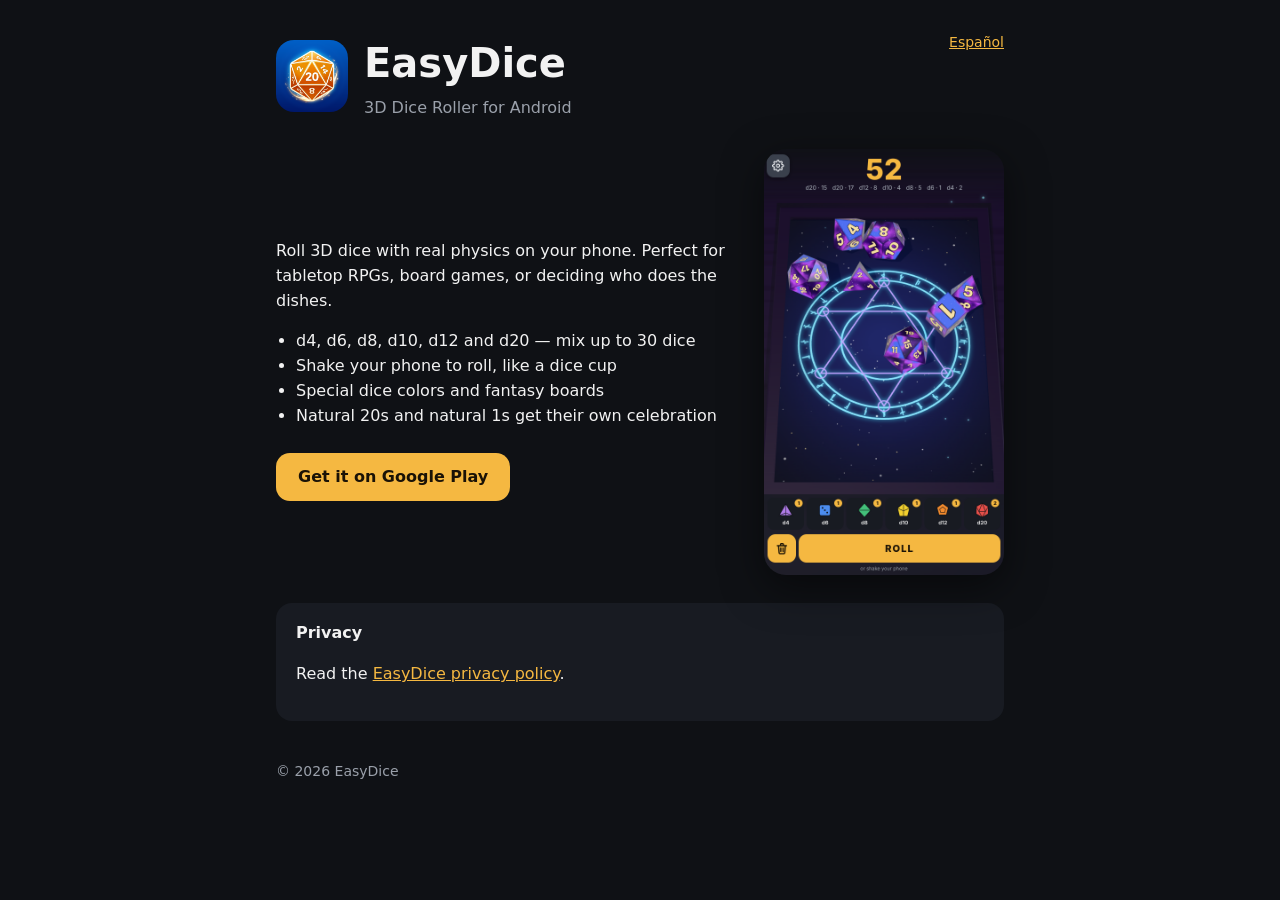
<file: index.html>
<!doctype html>
<html lang="en">
  <head>
    <meta charset="utf-8" />
    <meta name="viewport" content="width=device-width, initial-scale=1" />
    <title>EasyDice – 3D Dice Roller</title>
    <meta name="description" content="EasyDice: a 3D dice roller with real physics for RPGs and board games. d4 to d20, shake to roll." />
    <link rel="icon" href="icon.png" />
    <link rel="stylesheet" href="style.css" />
  </head>
  <body>
    <main>
      <a class="lang" href="es.html">Español</a>
      <header>
        <img src="icon.png" alt="EasyDice icon" />
        <div>
          <h1>EasyDice</h1>
          <p class="tag">3D Dice Roller for Android</p>
        </div>
      </header>
      <section class="hero">
        <div>
          <p>
            Roll 3D dice with real physics on your phone. Perfect for tabletop RPGs, board games, or
            deciding who does the dishes.
          </p>
          <ul>
            <li>d4, d6, d8, d10, d12 and d20 — mix up to 30 dice</li>
            <li>Shake your phone to roll, like a dice cup</li>
            <li>Special dice colors and fantasy boards</li>
            <li>Natural 20s and natural 1s get their own celebration</li>
          </ul>
          <a class="btn" href="https://play.google.com/store/apps/details?id=com.easydice.app">Get it on Google Play</a>
        </div>
        <img src="shot-en.png" alt="EasyDice screenshot" />
      </section>
      <section class="card">
        <strong>Privacy</strong>
        <p>Read the <a href="privacy.html">EasyDice privacy policy</a>.</p>
      </section>
      <footer>© 2026 EasyDice</footer>
    </main>
  </body>
</html>
</file>
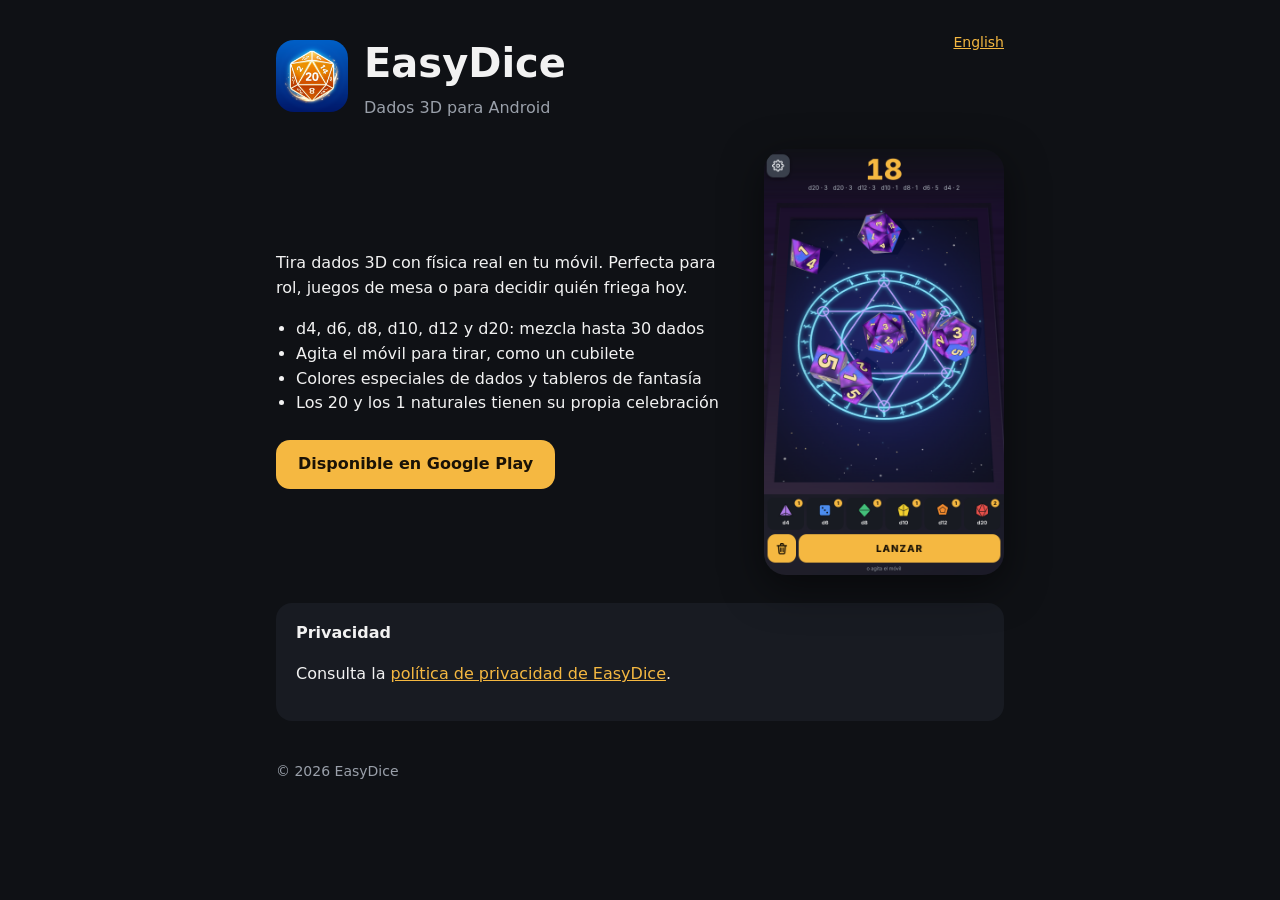
<file: es.html>
<!doctype html>
<html lang="es">
  <head>
    <meta charset="utf-8" />
    <meta name="viewport" content="width=device-width, initial-scale=1" />
    <title>EasyDice – Dados 3D para rol</title>
    <meta name="description" content="EasyDice: dados 3D con física real para rol y juegos de mesa. Del d4 al d20, agita para tirar." />
    <link rel="icon" href="icon.png" />
    <link rel="stylesheet" href="style.css" />
  </head>
  <body>
    <main>
      <a class="lang" href="index.html">English</a>
      <header>
        <img src="icon.png" alt="Icono de EasyDice" />
        <div>
          <h1>EasyDice</h1>
          <p class="tag">Dados 3D para Android</p>
        </div>
      </header>
      <section class="hero">
        <div>
          <p>
            Tira dados 3D con física real en tu móvil. Perfecta para rol, juegos de mesa o para decidir
            quién friega hoy.
          </p>
          <ul>
            <li>d4, d6, d8, d10, d12 y d20: mezcla hasta 30 dados</li>
            <li>Agita el móvil para tirar, como un cubilete</li>
            <li>Colores especiales de dados y tableros de fantasía</li>
            <li>Los 20 y los 1 naturales tienen su propia celebración</li>
          </ul>
          <a class="btn" href="https://play.google.com/store/apps/details?id=com.easydice.app">Disponible en Google Play</a>
        </div>
        <img src="shot-es.png" alt="Captura de EasyDice" />
      </section>
      <section class="card">
        <strong>Privacidad</strong>
        <p>Consulta la <a href="privacy.html">política de privacidad de EasyDice</a>.</p>
      </section>
      <footer>© 2026 EasyDice</footer>
    </main>
  </body>
</html>
</file>
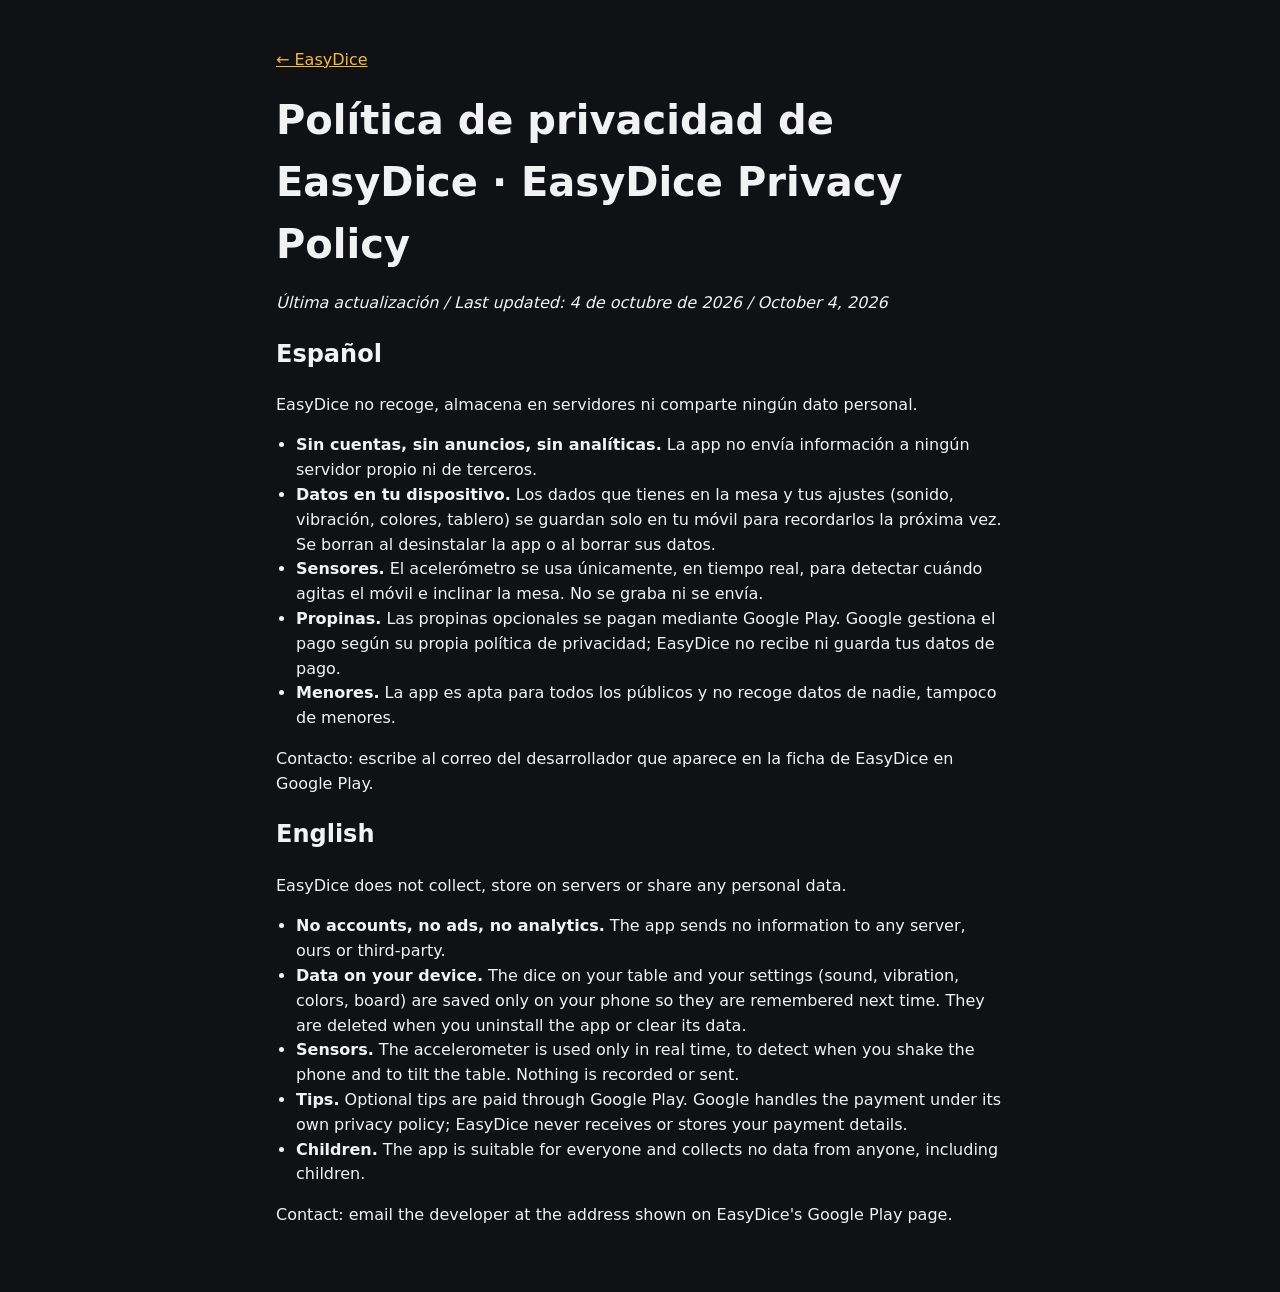
<file: privacy.html>
<!doctype html>
<html lang="es">
  <head>
    <meta charset="utf-8" />
    <meta name="viewport" content="width=device-width, initial-scale=1" />
    <title>EasyDice – Privacy Policy / Política de privacidad</title>
    <link rel="icon" href="icon.png" />
    <link rel="stylesheet" href="style.css" />
  </head>
  <body>
    <main>
      <p><a href="index.html">← EasyDice</a></p>
      <h1>Política de privacidad de EasyDice · EasyDice Privacy Policy</h1>
<p><em>Última actualización / Last updated: 4 de octubre de 2026 / October 4, 2026</em></p>
<h2>Español</h2>
<p>EasyDice no recoge, almacena en servidores ni comparte ningún dato personal.</p>
<ul>
<li><strong>Sin cuentas, sin anuncios, sin analíticas.</strong> La app no envía información a ningún servidor propio ni de terceros.</li>
<li><strong>Datos en tu dispositivo.</strong> Los dados que tienes en la mesa y tus ajustes (sonido, vibración, colores, tablero) se guardan solo en tu móvil para recordarlos la próxima vez. Se borran al desinstalar la app o al borrar sus datos.</li>
<li><strong>Sensores.</strong> El acelerómetro se usa únicamente, en tiempo real, para detectar cuándo agitas el móvil e inclinar la mesa. No se graba ni se envía.</li>
<li><strong>Propinas.</strong> Las propinas opcionales se pagan mediante Google Play. Google gestiona el pago según su propia política de privacidad; EasyDice no recibe ni guarda tus datos de pago.</li>
<li><strong>Menores.</strong> La app es apta para todos los públicos y no recoge datos de nadie, tampoco de menores.</li>
</ul>
<p>Contacto: escribe al correo del desarrollador que aparece en la ficha de EasyDice en Google Play.</p>
<h2>English</h2>
<p>EasyDice does not collect, store on servers or share any personal data.</p>
<ul>
<li><strong>No accounts, no ads, no analytics.</strong> The app sends no information to any server, ours or third-party.</li>
<li><strong>Data on your device.</strong> The dice on your table and your settings (sound, vibration, colors, board) are saved only on your phone so they are remembered next time. They are deleted when you uninstall the app or clear its data.</li>
<li><strong>Sensors.</strong> The accelerometer is used only in real time, to detect when you shake the phone and to tilt the table. Nothing is recorded or sent.</li>
<li><strong>Tips.</strong> Optional tips are paid through Google Play. Google handles the payment under its own privacy policy; EasyDice never receives or stores your payment details.</li>
<li><strong>Children.</strong> The app is suitable for everyone and collects no data from anyone, including children.</li>
</ul>
<p>Contact: email the developer at the address shown on EasyDice&#x27;s Google Play page.</p>
    </main>
  </body>
</html>
</file>
<file: style.css>
:root {
  --bg: #0f1115;
  --surface: #181b22;
  --text: #f2f2f2;
  --muted: #9aa0aa;
  --accent: #f5b841;
}
* { box-sizing: border-box; }
body {
  margin: 0;
  background: var(--bg);
  color: var(--text);
  font: 16px/1.55 system-ui, -apple-system, 'Segoe UI', Roboto, sans-serif;
}
main { max-width: 760px; margin: 0 auto; padding: 32px 16px 48px; }
a { color: var(--accent); }
header { display: flex; align-items: center; gap: 16px; }
header img { width: 72px; height: 72px; border-radius: 18px; }
h1 { margin: 0; font-size: clamp(28px, 7vw, 40px); }
.tag { margin: 2px 0 0; color: var(--muted); }
.hero { display: grid; gap: 24px; margin-top: 28px; align-items: center; }
@media (min-width: 640px) { .hero { grid-template-columns: 1fr 240px; } }
.hero img { width: 100%; max-width: 260px; justify-self: center; border-radius: 22px; box-shadow: 0 12px 40px rgb(0 0 0 / 0.5); }
.btn {
  display: inline-block; margin-top: 8px; padding: 12px 22px; border-radius: 14px;
  background: var(--accent); color: #1a1206; font-weight: 800; text-decoration: none;
}
ul { padding-left: 20px; }
.card { margin-top: 28px; padding: 18px 20px; border-radius: 16px; background: var(--surface); }
footer { margin-top: 40px; color: var(--muted); font-size: 14px; }
.lang { float: right; font-size: 14px; }
</file>
